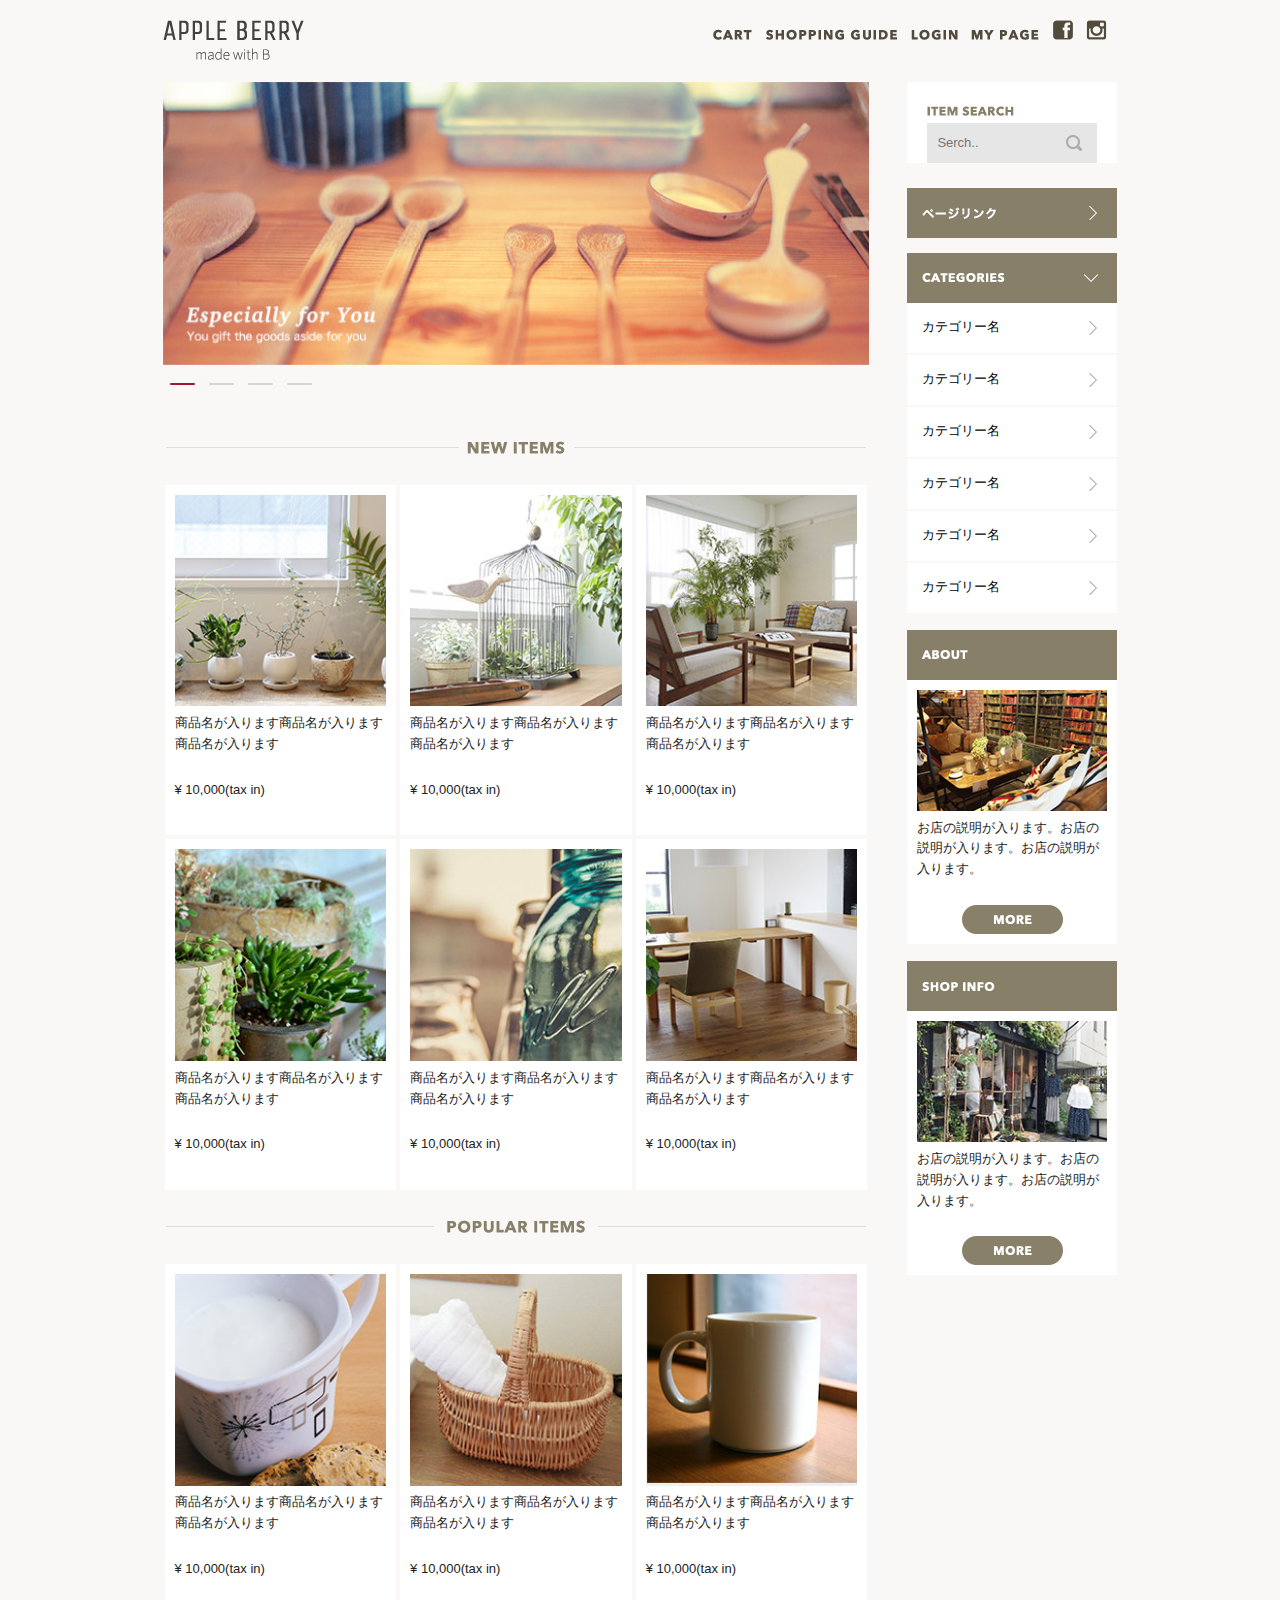
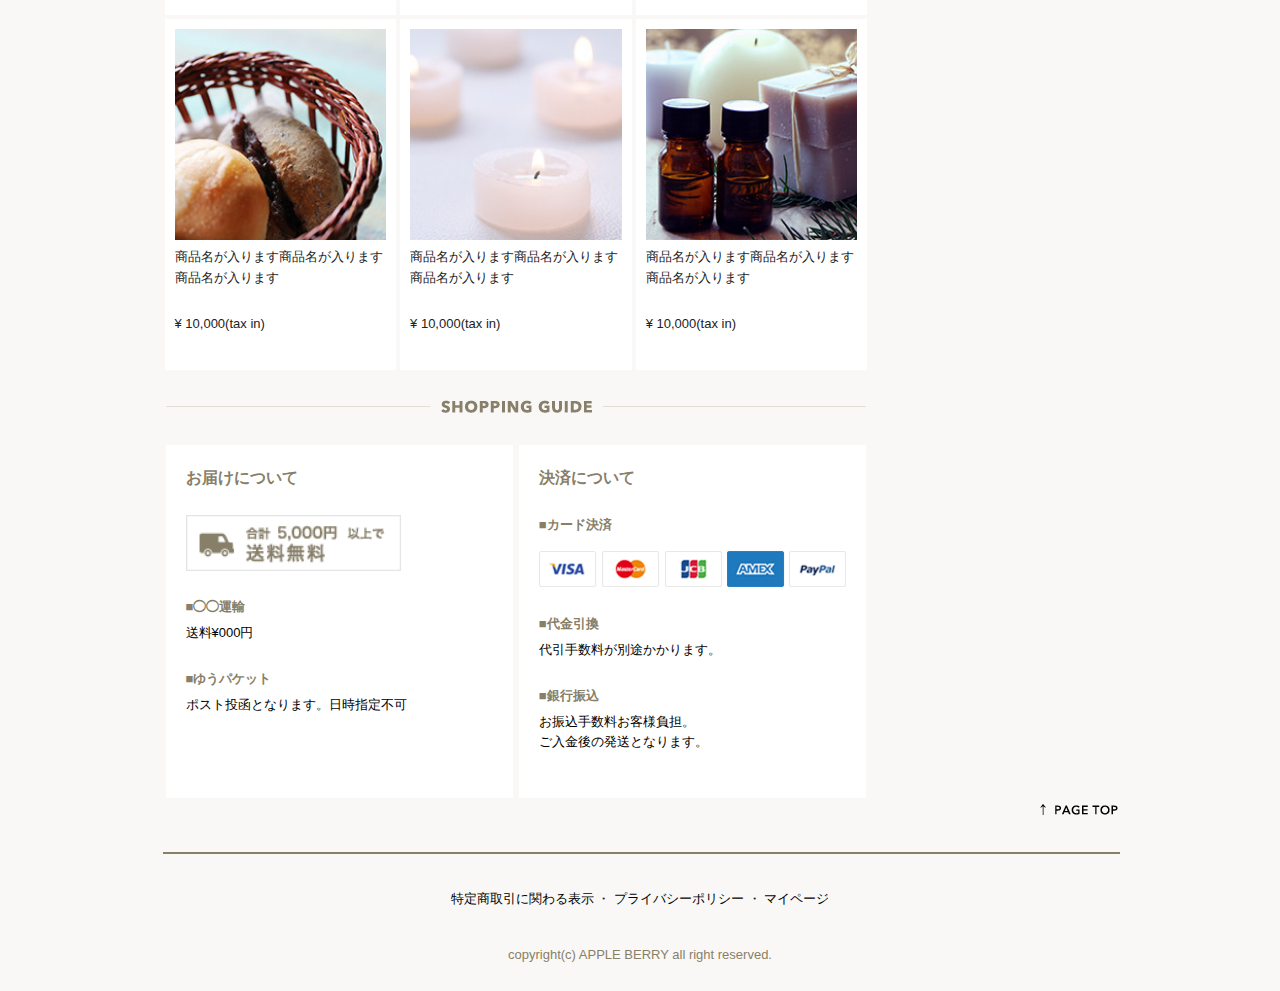
<file: index.html>
<!DOCTYPE html>
<html lang="ja">
<head>

  <!-- Basic Page Needs
  –––––––––––––––––––––––––––––––––––––––––––––––––– -->
  <meta charset="utf-8">
  <title>ショッピングサイト</title>
  <meta name="description" content="">
  <meta name="author" content="">

  <!-- Mobile Specific Metas
  –––––––––––––––––––––––––––––––––––––––––––––––––– -->
  <meta name="viewport" content="width=device-width, initial-scale=1">


  <!-- CSS
  –––––––––––––––––––––––––––––––––––––––––––––––––– -->
  <link rel="stylesheet" href="css/normalize.css">
  <link rel="stylesheet" href="css/skeleton.css">
  <link rel="stylesheet" href="css/style.css">
  
  <!-- Owl Carousel CSS -->
  <link rel="stylesheet" href="owlcarousel/assets/owl.carousel.min.css">
  <link rel="stylesheet" href="owlcarousel/assets/owl.theme.default.min.css">
  
  <!-- jQuery -->
  <script type="text/javascript" src="https://ajax.googleapis.com/ajax/libs/jquery/1.10.2/jquery.min.js"></script>
  
  <!-- Owl Carousel JS -->
  <script src="owlcarousel/owl.carousel.min.js"></script>
  
  <!-- Owl Carouselを動作させるために追加 -->
  <script src="top-carousel.js"></script>
  
  <!-- ハンバーガーメニュー　-->
  <script src="menu.js"></script>
  
</head>



<body>

<div class="wrap">
  
<header>

  
  <div class="six columns logo">
    <a href="index.html"><img src="./image/top/logo.png" alt="logo.png"></a>
  </div>

  <div class="six columns header-menu">
    
    <ul>
      <li><a href="#"><img src="./image/top/menu_cart.png" alt="img"></a></li>
      <li><a href="#"><img src="./image/top/menu_guide.png" alt="img"></a></li>
      <li><a href="#"><img src="./image/top/menu_login.png" alt="img"></a></li>
      <li><a href="#"><img src="./image/top/menu_mypage.png" alt="img"></a></li>
      <li><a href="#"><img src="./image/top/facebook.png" alt="img"></a></li>
      <li><a href="#"><img src="./image/top/insta.png" alt="img"></a></li>
    </ul>
    
  </div>

<div class="twelve columns sp-header-menu">
    
    <a href="#"><img src="./image/top/facebook.png" alt="img"></a>
     
    <a href="#"><img src="./image/top/insta.png" alt="img"></a>
    
    <div id="menu"><img class="menu_sp_img" src="./image/top_sp/menu_icon.png" alt="img">

        <ul class="sp_menu_toggle">
          <li><a href="">ログイン</a></li>
          <li><a href="">カート</a></li>
          <li><a href="">マイページ</a></li>
          <li><a href="">ショッピングガイド</a></li>
        </ul>

    </div>
</div>
    

</header>

    
<div class="main-area">

  <div class="nine columns main-contents">


         <div class="owl-carousel owl-theme">
           
            <div><img src="./image/top/ca_banner.jpg" alt="img"></div>
            <div><img src="./image/top/ca_banner.jpg" alt="img"></div>
            <div><img src="./image/top/ca_banner.jpg" alt="img"></div>
            <div><img src="./image/top/ca_banner.jpg" alt="img"></div>
            
        </div>

     
      
      <div class="contents-title new-items">
      
      
      </div>

      <div class="item-area">
        

          <div class="item">
            <div class="item-image">
              <a href="#"><img src="./image/top/item_01.jpg" alt="img"></a>
            </div>
            <p>商品名が入ります商品名が入ります商品名が入ります</p>
            <p>¥ 10,000(tax in)</p>
          </div>
          
          <div class="item">
            <div class="item-image">
              <a href="#"><img src="./image/top/item_02.jpg" alt="img"></a>
            </div>
            <p>商品名が入ります商品名が入ります商品名が入ります</p>
            <p>¥ 10,000(tax in)</p>
          </div>
          
          <div class="item">
            <div class="item-image">
              <a href="#"><img src="./image/top/item_03.jpg" alt="img"></a>
                          </div>
            <p>商品名が入ります商品名が入ります商品名が入ります</p>
            <p>¥ 10,000(tax in)</p>
          </div>
          
          <div class="item">
            <div class="item-image">
              <a href="#"><img src="./image/top/item_04.jpg" alt="img"></a>
            </div>
            <p>商品名が入ります商品名が入ります商品名が入ります</p>
            <p>¥ 10,000(tax in)</p>
            </div>
            
          <div class="item">
            <div class="item-image">
              <a href="#"><img src="./image/top/item_05.jpg" alt="img"></a>
            </div>
            <p>商品名が入ります商品名が入ります商品名が入ります</p>
            <p>¥ 10,000(tax in)</p>
          </div>
          
          <div class="item">
            <div class="item-image">
              <a href="#"><img src="./image/top/item_06.jpg" alt="img"></a>
            </div>
            <p>商品名が入ります商品名が入ります商品名が入ります</p>
            <p>¥ 10,000(tax in)</p>
          </div>


      </div>

      <div class="contents-title popular-items">
      
      
      </div>
      
      <div class="item-area">
        
 
          <div class="item">
            <div class="item-image">
              <a href="#"><img src="./image/top/item_07.jpg" alt="img"></a>
            </div>
            <p>商品名が入ります商品名が入ります商品名が入ります</p>
            <p>¥ 10,000(tax in)</p>
          </div>
          
          <div class="item">
            <div class="item-image">
              <a href="#"><img src="./image/top/item_08.jpg" alt="img"></a>
            </div>
            <p>商品名が入ります商品名が入ります商品名が入ります</p>
            <p>¥ 10,000(tax in)</p>
          </div>
          
          <div class="item">
            <div class="item-image">
              <a href="#"><img src="./image/top/item_09.jpg" alt="img"></a>
            </div>
            <p>商品名が入ります商品名が入ります商品名が入ります</p>
            <p>¥ 10,000(tax in)</p>
          </div>
          
          <div class="item">
            <div class="item-image">
              <a href="#"><img src="./image/top/item_10.jpg" alt="img"></a>
            </div>
            <p>商品名が入ります商品名が入ります商品名が入ります</p>
            <p>¥ 10,000(tax in)</p>
            </div>
            
          <div class="item">
            <div class="item-image">
              <a href="#"><img src="./image/top/item_11.jpg" alt="img"></a>
              
            </div>
            <p>商品名が入ります商品名が入ります商品名が入ります</p>
            <p>¥ 10,000(tax in)</p>
          </div>
          
          <div class="item">
            <div class="item-image">
              <a href="#"><img src="./image/top/item_12.jpg" alt="img"></a>
              
            </div>
            <p>商品名が入ります商品名が入ります商品名が入ります</p>
            <p>¥ 10,000(tax in)</p>
          </div>


      </div>

      <div class="contents-title shopping-guide">
      
      </div>
      
      <div class="guide-area">

          <div class="guide postage">
            <p class="bold subcolor hedding">お届けについて</p>
            <img class="otodoke" src="./image/top/otodoke_banner.png" alt="">
            <p class="bold subcolor l-height">■◯◯運輸</p>
            <p>送料¥000円</p>
            <p class="bold subcolor l-height">■ゆうパケット</p>
            <p>ポスト投函となります。日時指定不可</p>
            
          </div>
          
          <div class="guide settlement">
            <p class="bold subcolor hedding">決済について</p>
            <p class="bold subcolor">■カード決済</p>
            <img class="cards" src="./image/top/cards.png" alt="img">
            <p class="bold subcolor l-height">■代金引換</p>
            <p>代引手数料が別途かかります。</p>
            <p class="bold subcolor l-height">■銀行振込</p>
            <p>お振込手数料お客様負担。<br>ご入金後の発送となります。</p>
            
            
          </div>
          


      </div>


</div>
    
    
<div class="three columns side-bar">
  
    <div class="search-box">
      
     <div>
      <img class="search-img" src="./image/top/itemserch.png" alt="img">
     </div>  
    
      <form id="form02" action="#">
        <input id="input02" type="text" placeholder="Serch..">
        <!--/input間で改行したい場合はコメントアウト必須/-->
        
      </form>

    </div>

    <div class="page-link">
      <img src="./image/top/pagelink.png" alt="img">
      </div>

<div class="categories">
    <div class="categorie-title"><img src="./image/top/categories.png" alt="img"></div>
    <div class="categorie-name"><a href="list.html">カテゴリー名</a></div>
    <div class="categorie-name"><a href="list.html">カテゴリー名</a></div>
    <div class="categorie-name"><a href="list.html">カテゴリー名</a></div>
    <div class="categorie-name"><a href="list.html">カテゴリー名</a></div>
    <div class="categorie-name"><a href="list.html">カテゴリー名</a></div>
    <div class="categorie-name"><a href="list.html">カテゴリー名</a></div>
    
    
</div>

<div class="about">
    <div class="about-title">
      <img src="./image/top/about.png" alt="img">
      </div>
     
      <div class="about-info">
      
        <div class="about-img">
          <img src="./image/top/about_img.jpg" alt="img">
          </div>
      
        <div>
          <p>お店の説明が入ります。お店の説明が入ります。お店の説明が入ります。</p>
          <div class="more-btn">
            <img src="./image/top/more_btn.png" alt="img">
          </div>
        </div>
      
      </div>
    </div>

<div class="shopinfo">
    <div class="shopinfo-title">
      
      <img src="./image/top/shop_info.png" alt="img">  
      
    </div>
     
      <div class="shopinfo-info">
      
        <div class="shopinfo-img">
          <img src="./image/top/shopinfo_img.jpg" alt="img">
          </div>
      
        <div>
          <p>お店の説明が入ります。お店の説明が入ります。お店の説明が入ります。</p>
              <div class="more-btn">
                <img src="./image/top/more_btn.png" alt="img">
              </div>
        </div>
      
      </div>
    </div>

</div>

</div>

<footer>

<div class="twelve columns footer-in">
  
<a href="#"><img class="pagetop" src="./image/top/pagetop.png" alt="img"></a>
  
<div class="footer-hr">
  
  <hr>
  
</div>

  <ul>
    <li><a href="#" class="none">特定商取引に関わる表示</a></li>
    <li>・</li>
    <li><a href="#" class="none">プライバシーポリシー</a></li>
    <li>・</li>
    <li><a href="#" class="none">マイページ</a></li>
    
  </ul>

<p>copyright(c) APPLE BERRY all right reserved.</p>

</div>
  
</footer>

</div>

</body>
</html>
</file>
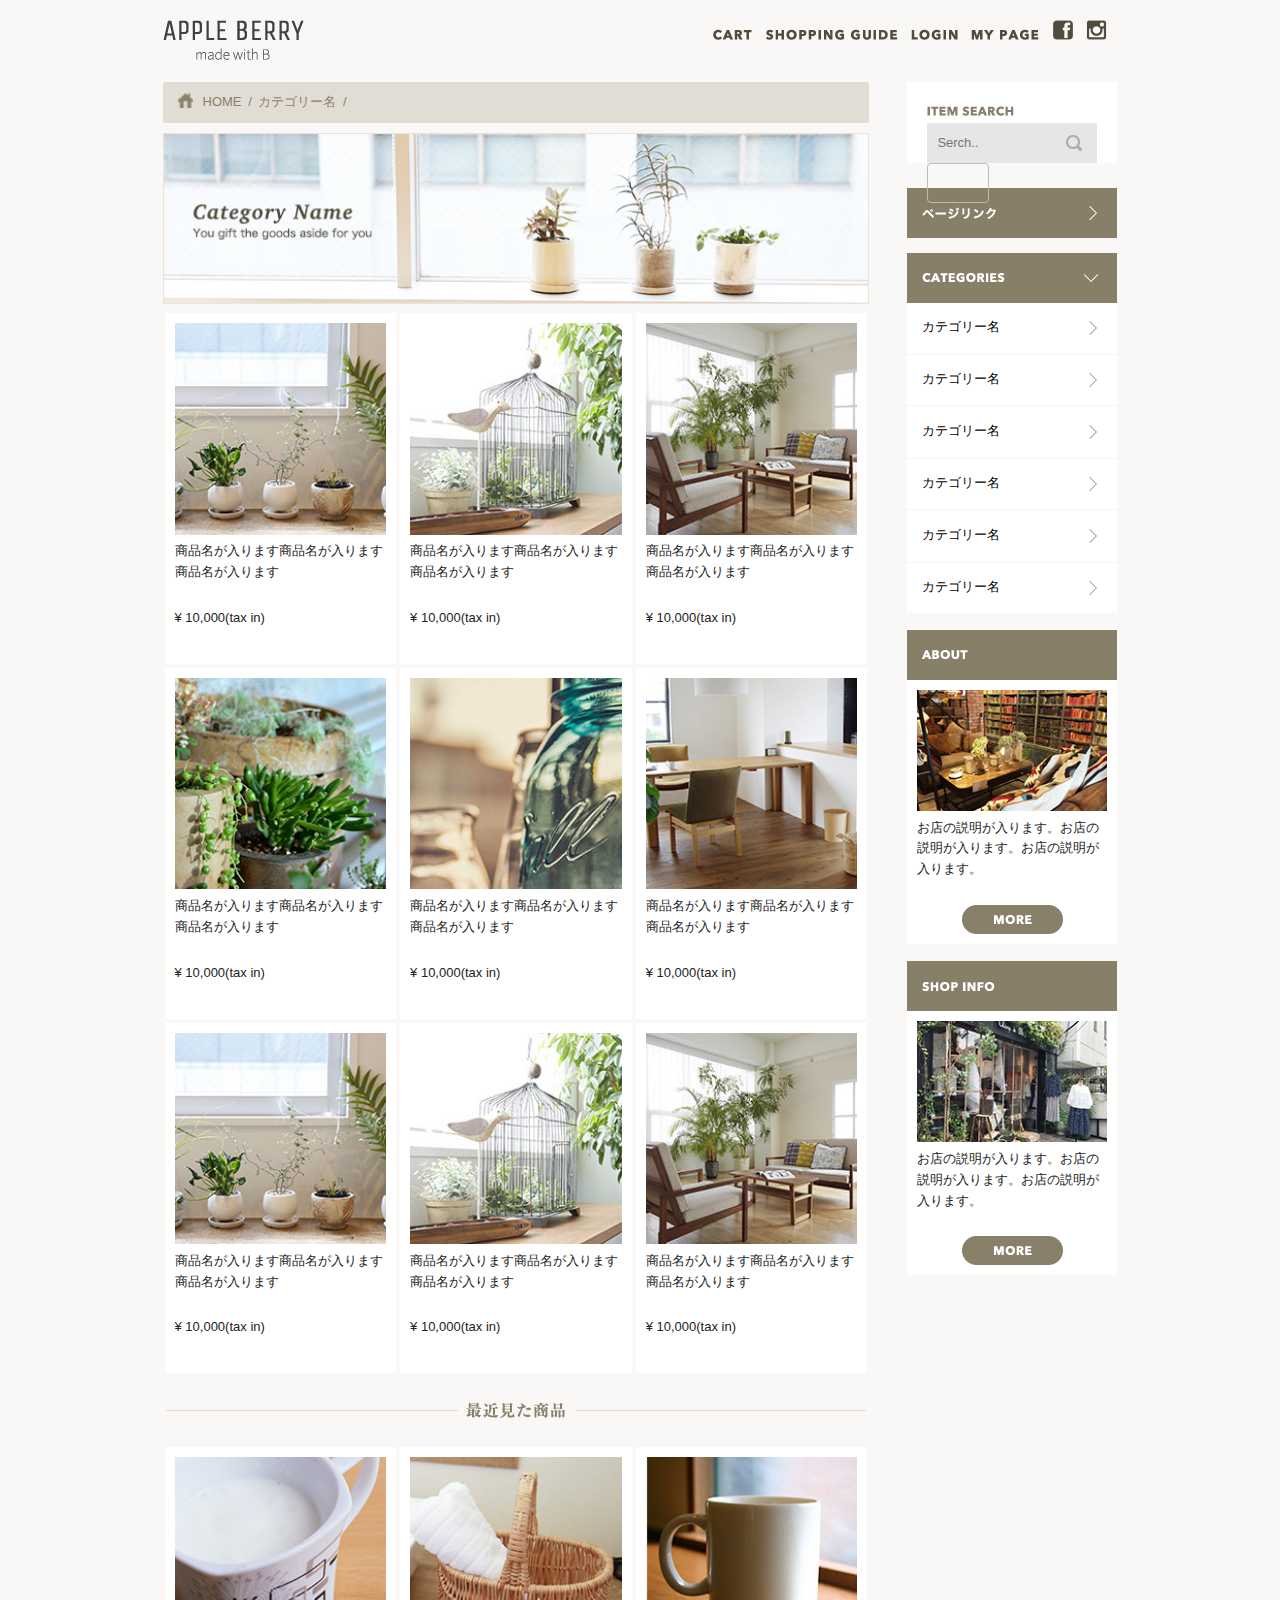
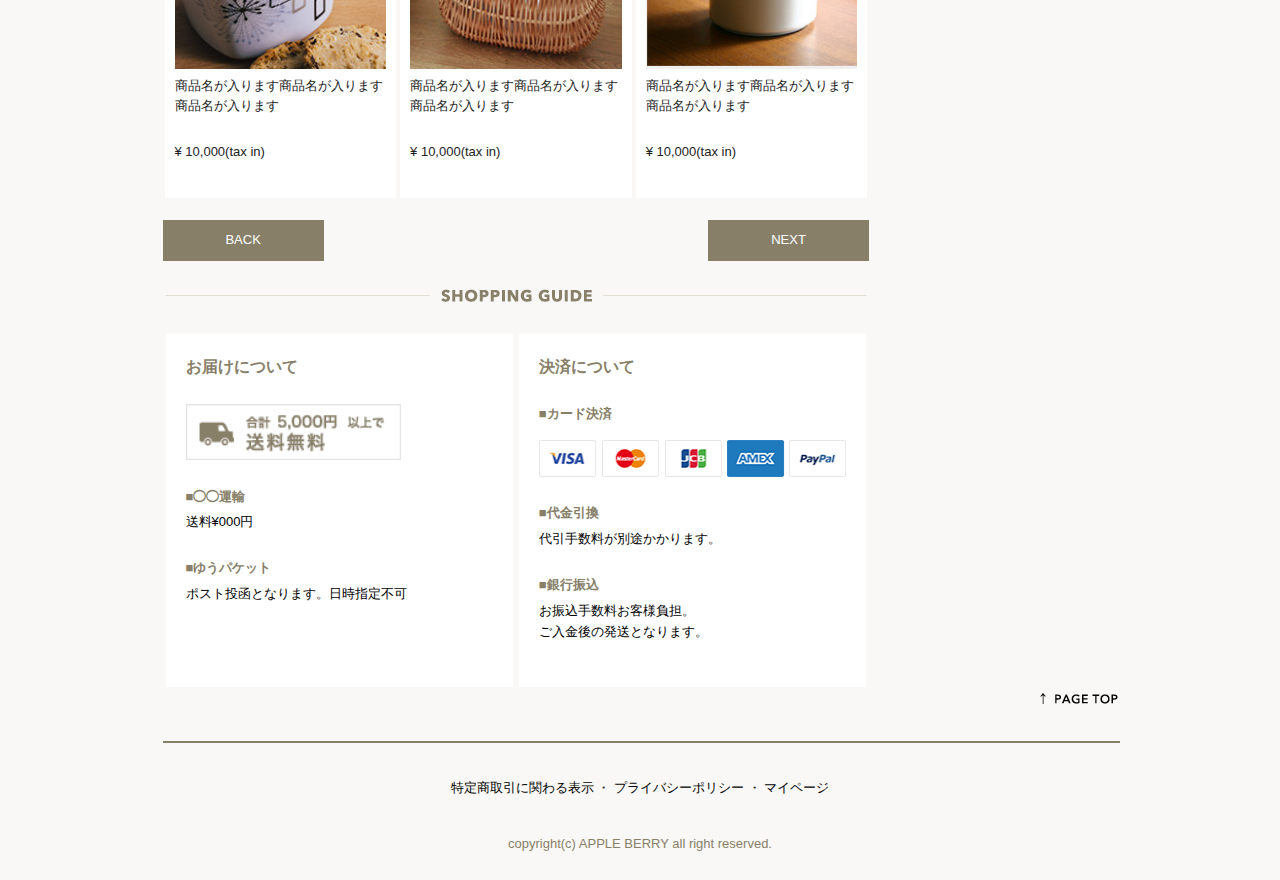
<file: list.html>
<!DOCTYPE html>
<html lang="ja">
<head>

  <!-- Basic Page Needs
  –––––––––––––––––––––––––––––––––––––––––––––––––– -->
  <meta charset="utf-8">
  <title>カテゴリー ｜ ショッピングサイト</title>
  <meta name="description" content="">
  <meta name="author" content="">

  <!-- Mobile Specific Metas
  –––––––––––––––––––––––––––––––––––––––––––––––––– -->
  <meta name="viewport" content="width=device-width, initial-scale=1">


  <!-- CSS
  –––––––––––––––––––––––––––––––––––––––––––––––––– -->
  <link rel="stylesheet" href="css/normalize.css">
  <link rel="stylesheet" href="css/skeleton.css">
  <link rel="stylesheet" href="css/style.css">
  
  <!-- Owl Carousel CSS -->
  <link rel="stylesheet" href="owlcarousel/assets/owl.carousel.min.css">
  <link rel="stylesheet" href="owlcarousel/assets/owl.theme.default.min.css">
  
  <!-- jQuery -->
  <script type="text/javascript" src="https://ajax.googleapis.com/ajax/libs/jquery/1.10.2/jquery.min.js"></script>
  
  <!-- Owl Carousel JS -->
  <script src="owlcarousel/owl.carousel.min.js"></script>
  
  <!-- Owl Carouselを動作させるために追加 -->
  <script src="top-carousel.js"></script>
  
  <!-- ハンバーガーメニュー　-->
  <script src="menu.js"></script>
  
</head>



<body>

<div class="wrap">
  
<header>

  
  <div class="six columns logo">
    <a href="index.html"><img src="./image/top/logo.png" alt="logo.png"></a>
  </div>

  <div class="six columns header-menu">
    
    <ul>
      <li><a href="#"><img src="./image/top/menu_cart.png" alt="img"></a></li>
      <li><a href="#"><img src="./image/top/menu_guide.png" alt="img"></a></li>
      <li><a href="#"><img src="./image/top/menu_login.png" alt="img"></a></li>
      <li><a href="#"><img src="./image/top/menu_mypage.png" alt="img"></a></li>
      <li><a href="#"><img src="./image/top/facebook.png" alt="img"></a></li>
      <li><a href="#"><img src="./image/top/insta.png" alt="img"></a></li>
    </ul>
    
  </div>

<div class="twelve columns sp-header-menu">
    
    <a href="#"><img src="./image/top/facebook.png" alt="img"></a>
     
    <a href="#"><img src="./image/top/insta.png" alt="img"></a>
    
    <div id="menu"><img class="menu_sp_img" src="./image/top_sp/menu_icon.png" alt="img">

        <ul class="sp_menu_toggle">
          <li><a href="">ログイン</a></li>
          <li><a href="">カート</a></li>
          <li><a href="">マイページ</a></li>
          <li><a href="">ショッピングガイド</a></li>
        </ul>

    </div>

</div>    

</header>


    
<div class="main-area">

  <div class="nine columns main-contents">

    <div class="breadcrumb-area">

      <ul class="breadcrumb">
  
        <li itemscope="itemscope" itemtype="http://data-vocabulary.org/Breadcrumb">
          <a href="index.html" itemprop="url">
            <span itemprop="title">HOME</span>
          </a>
        </li>
  
        <li itemscope="itemscope" itemtype="http://data-vocabulary.org/Breadcrumb">
          <a href="list.html" itemprop="url">
            <span itemprop="title">カテゴリー名</span>
          </a>
        </li>

      </ul>
    
    </div>


    <div class="categorie-name">     
            
            <img class="categorie-name-img" src="./image/list/cate_image.jpg" alt="img">
            
    </div>     
       

     
      
      

      <div class="item-area">
        
           
          <div class="item">
            <div class="item-image">
              <a href="products.html"><img src="./image/top/item_01.jpg" alt="img"></a>
            </div>
            <p>商品名が入ります商品名が入ります商品名が入ります</p>
            <p>¥ 10,000(tax in)</p>
          </div>
          
          <div class="item">
            <div class="item-image">
              <a href="products.html"><img src="./image/top/item_02.jpg" alt="img"></a>
            </div>
            <p>商品名が入ります商品名が入ります商品名が入ります</p>
            <p>¥ 10,000(tax in)</p>
          </div>
          
          <div class="item">
            <div class="item-image">
              <a href="products.html"><img src="./image/top/item_03.jpg" alt="img"></a>
                          </div>
            <p>商品名が入ります商品名が入ります商品名が入ります</p>
            <p>¥ 10,000(tax in)</p>
          </div>
          
          <div class="item">
            <div class="item-image">
              <a href="products.html"><img src="./image/top/item_04.jpg" alt="img"></a>
            </div>
            <p>商品名が入ります商品名が入ります商品名が入ります</p>
            <p>¥ 10,000(tax in)</p>
            </div>
            
          <div class="item">
            <div class="item-image">
              <a href="products.html"><img src="./image/top/item_05.jpg" alt="img"></a>
            </div>
            <p>商品名が入ります商品名が入ります商品名が入ります</p>
            <p>¥ 10,000(tax in)</p>
          </div>
          
          <div class="item">
            <div class="item-image">
              <a href="products.html"><img src="./image/top/item_06.jpg" alt="img"></a>
            </div>
            <p>商品名が入ります商品名が入ります商品名が入ります</p>
            <p>¥ 10,000(tax in)</p>
          </div>
          
          <div class="item">
            <div class="item-image">
              <a href="products.html"><img src="./image/top/item_01.jpg" alt="img"></a>
            </div>
            <p>商品名が入ります商品名が入ります商品名が入ります</p>
            <p>¥ 10,000(tax in)</p>
          </div>
          
          <div class="item">
            <div class="item-image">
              <a href="products.html"><img src="./image/top/item_02.jpg" alt="img"></a>
            </div>
            <p>商品名が入ります商品名が入ります商品名が入ります</p>
            <p>¥ 10,000(tax in)</p>
          </div>
          
          <div class="item">
            <div class="item-image">
              <a href="products.html"><img src="./image/top/item_03.jpg" alt="img"></a>
             </div>
            <p>商品名が入ります商品名が入ります商品名が入ります</p>
            <p>¥ 10,000(tax in)</p>
          </div>
          
          <div class="pc-none">
            
          </div>


      </div>

      <div class="contents-title recent">
      
      
      </div>
      
      <div class="item-area">
          
          
           <div class="item">
            <div class="item-image">
              <a href="#"><img src="./image/top/item_07.jpg" alt="img"></a>
            </div>
            <p>商品名が入ります商品名が入ります商品名が入ります</p>
            <p>¥ 10,000(tax in)</p>
          </div>
          
           <div class="item">
            <div class="item-image">
              <a href="#"><img src="./image/top/item_08.jpg" alt="img"></a>
            </div>
            <p>商品名が入ります商品名が入ります商品名が入ります</p>
            <p>¥ 10,000(tax in)</p>
          </div>
          
           <div class="item">
            <div class="item-image">
              <a href="#"><img src="./image/top/item_09.jpg" alt="img"></a>
            </div>
            <p>商品名が入ります商品名が入ります商品名が入ります</p>
            <p>¥ 10,000(tax in)</p>
          </div>
          
          <div class="pc-none">
            
          </div>

      </div>
      
      <div class="pagefeed">
        
        <div class="back-btn"><a href="#">BACK</a></div>
        
        <div class="next-btn"><a href="#">NEXT</a></div>
      
      </div>
      

      <div class="contents-title shopping-guide">
      
      </div>
      
      <div class="guide-area">

          <div class="guide postage">
            <p class="bold subcolor hedding">お届けについて</p>
            <img class="otodoke" src="./image/top/otodoke_banner.png" alt="img">
            <p class="bold subcolor l-height">■◯◯運輸</p>
            <p>送料¥000円</p>
            <p class="bold subcolor l-height">■ゆうパケット</p>
            <p>ポスト投函となります。日時指定不可</p>
            
          </div>
          
          <div class="guide settlement">
            <p class="bold subcolor hedding">決済について</p>
            <p class="bold subcolor">■カード決済</p>
            <img class="cards" src="./image/top/cards.png" alt="img">
            <p class="bold subcolor l-height">■代金引換</p>
            <p>代引手数料が別途かかります。</p>
            <p class="bold subcolor l-height">■銀行振込</p>
            <p>お振込手数料お客様負担。<br>ご入金後の発送となります。</p>
            
            
            
          </div>
          


      </div>


</div>
    
    
<div class="three columns side-bar">
  
    <div class="search-box">
      
      <img class="search-img" src="./image/top/itemserch.png" alt="img">
      
      <form id="form02" action="#">
        <input id="input02" type="text" placeholder="Serch..">
        <!--/input間で改行したい場合はコメントアウト必須/-->
        <input id="submit02" type="submit" value="">
      </form>

    </div>

    <div class="page-link">
      <img src="./image/top/pagelink.png" alt="img">
    </div>

<div class="categories">
    <div class="categorie-title"><img src="./image/top/categories.png" alt="img"></div>
    <div class="categorie-name"><a href="list.html">カテゴリー名</a></div>
    <div class="categorie-name"><a href="list.html">カテゴリー名</a></div>
    <div class="categorie-name"><a href="list.html">カテゴリー名</a></div>
    <div class="categorie-name"><a href="list.html">カテゴリー名</a></div>
    <div class="categorie-name"><a href="list.html">カテゴリー名</a></div>
    <div class="categorie-name"><a href="list.html">カテゴリー名</a></div>
    
    
</div>

<div class="about">
    <div class="about-title">
      
      <img src="./image/top/about.png" alt="img">
      
      </div>
     
      <div class="about-info">
      
        <div class="about-img">
          <img src="./image/top/about_img.jpg" alt="img">
          </div>
      
        <div>
          <p>お店の説明が入ります。お店の説明が入ります。お店の説明が入ります。</p>
          <div class="more-btn">
            <img src="./image/top/more_btn.png" alt="img">
          </div>
        </div>
      
      </div>
    </div>

<div class="shopinfo">
    <div class="shopinfo-title">
      
      <img src="./image/top/shop_info.png" alt="img">  
      
    </div>
     
      <div class="shopinfo-info">
      
        <div class="shopinfo-img">
          <img src="./image/top/shopinfo_img.jpg" alt="img">
          </div>
      
        <div>
          <p>お店の説明が入ります。お店の説明が入ります。お店の説明が入ります。</p>
              <div class="more-btn">
                <img src="./image/top/more_btn.png" alt="img">
              </div>
        </div>
      
      </div>
    </div>

</div>

</div>

<footer>

  <div class="twelve columns footer-in">
  
    <a href="#"><img class="pagetop" src="./image/top/pagetop.png" alt="img"></a>
  
    <div class="footer-hr">
     <hr>
    </div>

    <ul>
      <li><a href="#" class="none">特定商取引に関わる表示</a></li>
      <li>・</li>
      <li><a href="#" class="none">プライバシーポリシー</a></li>
      <li>・</li>
      <li><a href="#" class="none">マイページ</a></li>
    </ul>

    <p>copyright(c) APPLE BERRY all right reserved.</p>

  </div>
  
</footer>

</div>

</body>
</html>
</file>
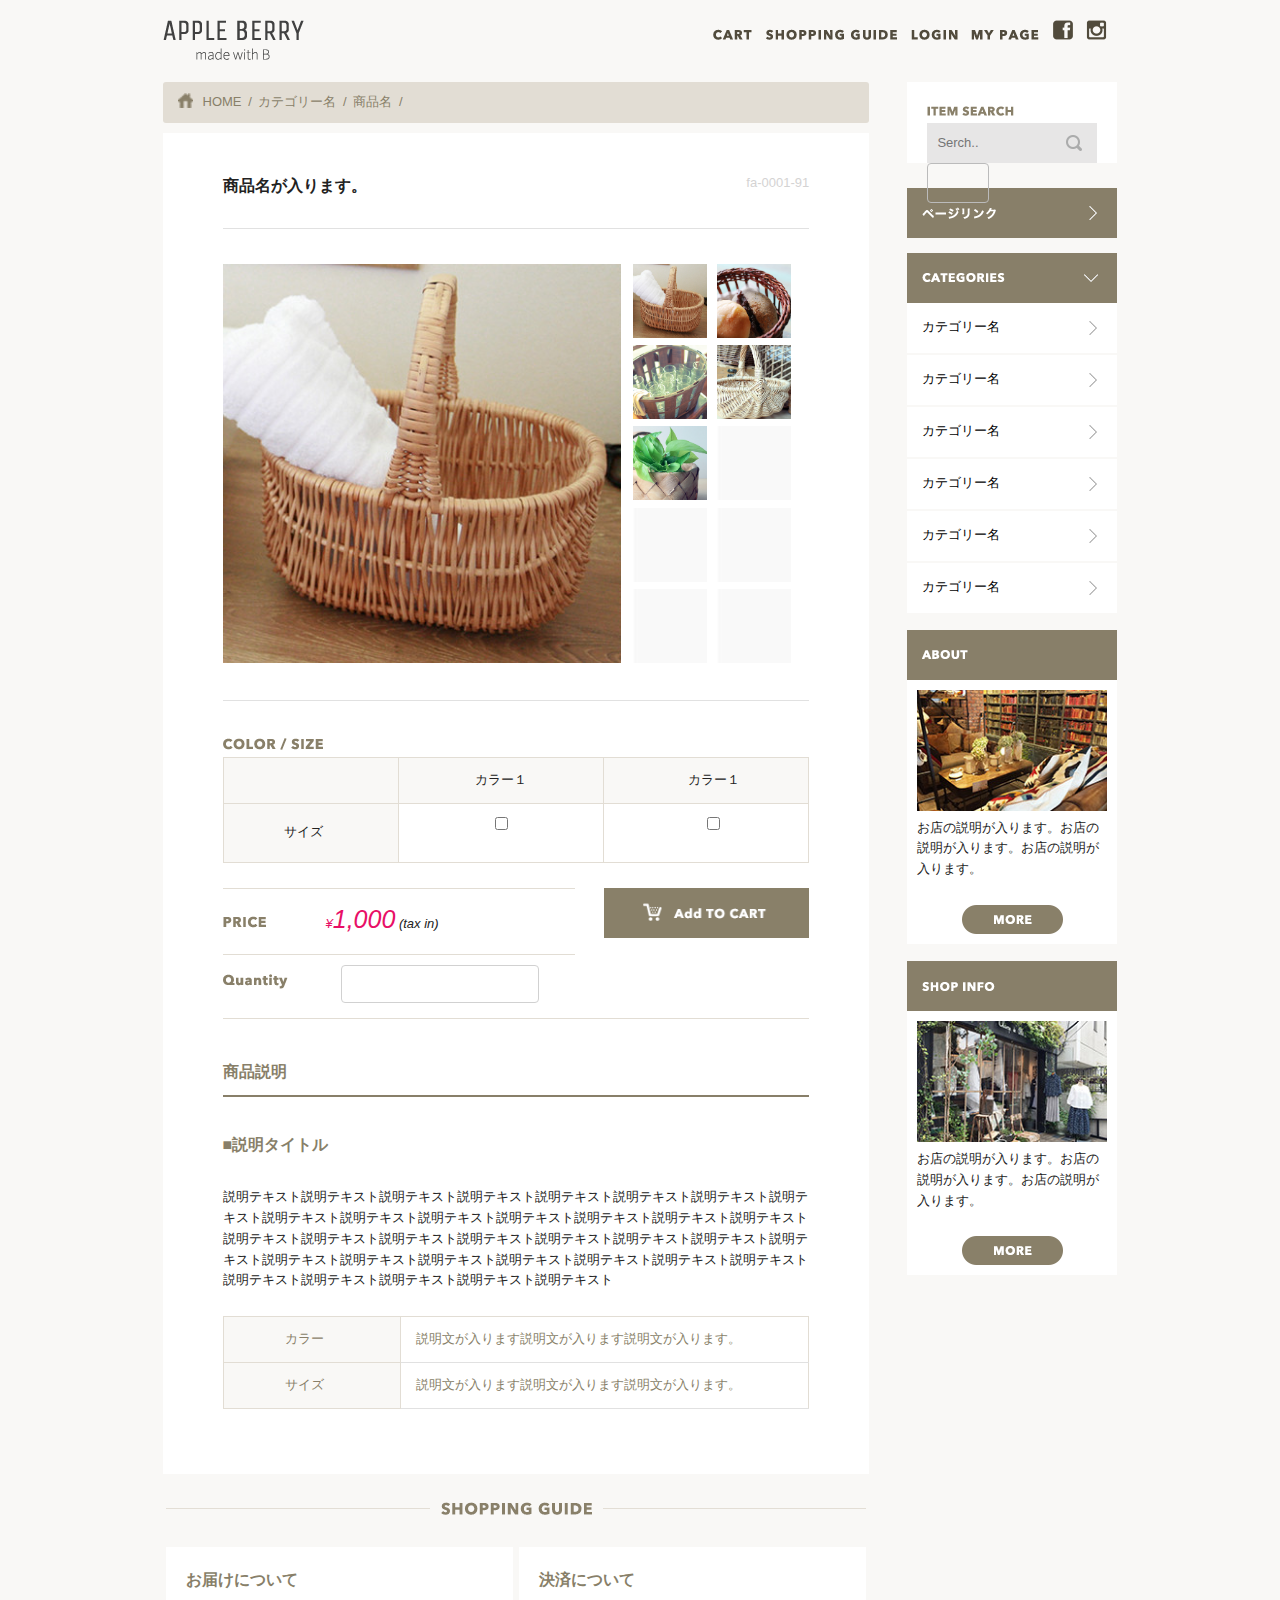
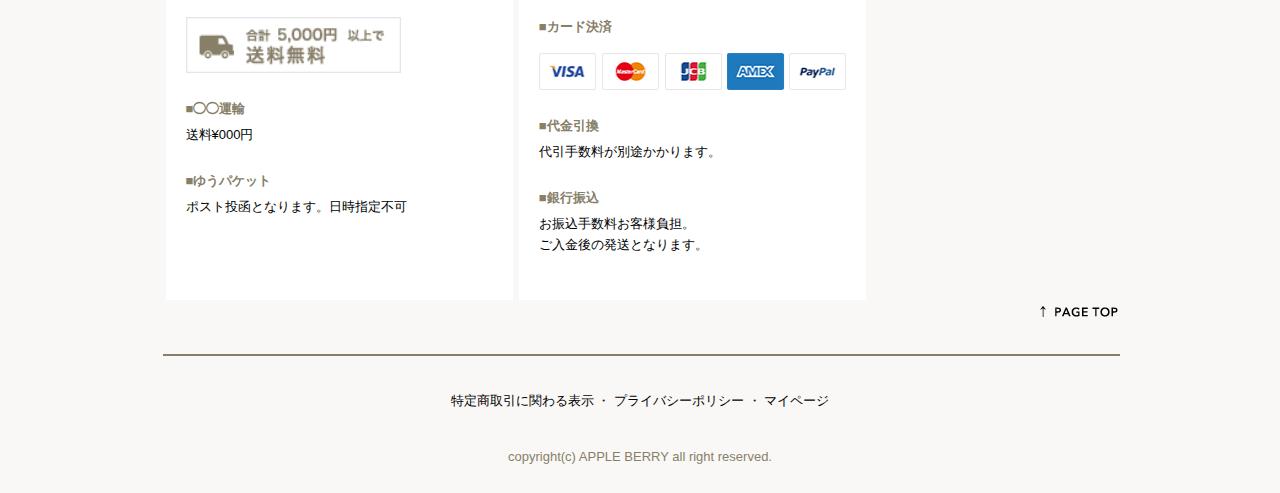
<file: products.html>
<!DOCTYPE html>
<html lang="ja">
<head>

  <!-- Basic Page Needs
  –––––––––––––––––––––––––––––––––––––––––––––––––– -->
  <meta charset="utf-8">
  <title>プロダクト ｜ ショッピングサイト</title>
  <meta name="description" content="">
  <meta name="author" content="">

  <!-- Mobile Specific Metas
  –––––––––––––––––––––––––––––––––––––––––––––––––– -->
  <meta name="viewport" content="width=device-width, initial-scale=1">


  <!-- CSS
  –––––––––––––––––––––––––––––––––––––––––––––––––– -->
  <link rel="stylesheet" href="css/normalize.css">
  <link rel="stylesheet" href="css/skeleton.css">
  <link rel="stylesheet" href="css/style.css">
  
  <!-- Owl Carousel CSS -->
  <link rel="stylesheet" href="owlcarousel/assets/owl.carousel.min.css">
  <link rel="stylesheet" href="owlcarousel/assets/owl.theme.default.min.css">
  
  <!-- jQuery -->
  <script type="text/javascript" src="https://ajax.googleapis.com/ajax/libs/jquery/1.10.2/jquery.min.js"></script>
  
  <!-- Owl Carousel JS -->
  <script src="owlcarousel/owl.carousel.min.js"></script>
  
  <!-- Owl Carouselを動作させるために追加 -->
  <script src="top-carousel.js"></script>
  
  <!-- ハンバーガーメニュー　-->
  <script src="menu.js"></script>
  
  <!-- プロダクトサムネイル　-->
  <script src="products.js"></script>
  
</head>



<body>

<div class="wrap">
  
<header>

  
  <div class="six columns logo">
    <a href="index.html"><img src="./image/top/logo.png" alt="logo.png"></a>
  </div>

  <div class="six columns header-menu">
    
    <ul>
      <li><a href="#"><img src="./image/top/menu_cart.png" alt="img"></a></li>
      <li><a href="#"><img src="./image/top/menu_guide.png" alt="img"></a></li>
      <li><a href="#"><img src="./image/top/menu_login.png" alt="img"></a></li>
      <li><a href="#"><img src="./image/top/menu_mypage.png" alt="img"></a></li>
      <li><a href="#"><img src="./image/top/facebook.png" alt="img"></a></li>
      <li><a href="#"><img src="./image/top/insta.png" alt="img"></a></li>
    </ul>
    
  </div>

<div class="twelve columns sp-header-menu">
    
    <a href="#"><img src="./image/top/facebook.png" alt="img"></a>
     
    <a href="#"><img src="./image/top/insta.png" alt="img"></a>
    
    <div id="menu"><img class="menu_sp_img" src="./image/top_sp/menu_icon.png" alt="img">

        <ul class="sp_menu_toggle">
          <li><a href="">ログイン</a></li>
          <li><a href="">カート</a></li>
          <li><a href="">マイページ</a></li>
          <li><a href="">ショッピングガイド</a></li>
        </ul>

    </div>

</div> 

</header>


    
<div class="main-area">

  <div class="nine columns main-contents">

    <div class="breadcrumb-area">

      <ul class="breadcrumb">
  
        <li itemscope="itemscope" itemtype="http://data-vocabulary.org/Breadcrumb">
          <a href="index.html" itemprop="url">
            <span itemprop="title">HOME</span>
          </a>
        </li>
  
        <li itemscope="itemscope" itemtype="http://data-vocabulary.org/Breadcrumb">
          <a href="list.html" itemprop="url">
            <span itemprop="title">カテゴリー名</span>
          </a>
        </li>

        <li itemscope="itemscope" itemtype="http://data-vocabulary.org/Breadcrumb">
          <a href="products.html" itemprop="url">
            <span itemprop="title">商品名</span>
          </a>
        </li>

      </ul>
    
    </div>



<div class="products-main">
    
    <div class="products-title-area">
        
        <div class="products-title bold hedding">商品名が入ります。</div>
        <div class="products-number gray">fa-0001-91</div>
        
    </div>
    
    <hr>
    
    <div class="products-main-contents">
        
        <div class="products-main-area">
        
            <div id="display_img">
                <img src="./image/products/pro_img_01.jpg" alt="img">
            </div>

        </div>
        
        <div class="products-thumbnail-area">
        
            
              <div class="tumbnail-image"><img src="./image/products/pro_img_01.jpg" alt=""></div>
              <div class="tumbnail-image"><img src="./image/products/pro_img_02.jpg" alt=""></div>
              <div class="tumbnail-image"><img src="./image/products/pro_img_03.jpg" alt=""></div>
              <div class="tumbnail-image"><img src="./image/products/pro_img_04.jpg" alt=""></div>
              <div class="tumbnail-image"><img src="./image/products/pro_img_05.jpg" alt=""></div>
              <div class="tumbnail-image"><img src="./image/products/gray_pro_img.jpg" alt=""></div>
              <div class="tumbnail-image"><img src="./image/products/gray_pro_img.jpg" alt=""></div>
              <div class="tumbnail-image"><img src="./image/products/gray_pro_img.jpg" alt=""></div>
              <div class="tumbnail-image"><img src="./image/products/gray_pro_img.jpg" alt=""></div>
              <div class="tumbnail-image"><img src="./image/products/gray_pro_img.jpg" alt=""></div>
              
              
        </div>
        
    </div>
    
    <hr>
    
    <div class="shopping-cart-area">
      
      <div class="color-size-title"><img src="./image/products/title_color.png" alt="img"></div>
      
      <div class="color-size-table">
        
        <table class="table">
              
              <tr>
                  <td class="le c"></td>
                  <td class="c">カラー１</td>
                  <td class="c">カラー１</td>
              </tr>

              <tr>
                  <td class="le c">サイズ</td>
                  <td><label><input type="checkbox"></label></td>
                  <td><label><input type="checkbox"></label></td>
              </tr>
        
        </table>

        
      </div>
      
      <div class="pqa-area">
      
      <div class="pq-area">
      
          <div class="price">
          
              <img src="./image/products/title_price.png" alt="img"><p><span class="span1">¥</span><span class="span2">1,000</span> (tax in)</p>
            
          </div>
          
          <div class="quantity">
          
              <img src="./image/products/title_quantity.png" alt="img">
              
              <form action="#"><input type="text" name="name"></form>
              
          </div>
          
      </div>
          
          
          <div class="add-btn">
          
            <div class="center"><a href="#"><img src="./image/products/add_to_cart.png" alt="img"></a></div>
          
          </div>
      
      </div>
      
      
    </div>
    
    <div class="products-description-area">
      
        <div class="pro-des-title bold subcolor hedding">商品説明</div>
    
        <hr class="pro-des-title-bottom">
        
        <div class="desccription-title bold subcolor hedding">■説明タイトル</div>
        
        <div class="desccription-paragraph">
          
          <p class="text">説明テキスト説明テキスト説明テキスト説明テキスト説明テキスト説明テキスト説明テキスト説明テキスト説明テキスト説明テキスト説明テキスト説明テキスト説明テキスト説明テキスト説明テキスト説明テキスト説明テキスト説明テキスト説明テキスト説明テキスト説明テキスト説明テキスト説明テキスト説明テキスト説明テキスト説明テキスト説明テキスト説明テキスト説明テキスト説明テキスト説明テキスト説明テキスト説明テキスト説明テキスト説明テキスト</p>
          
          </div>
   
   
          <table class="table2">
              
              <tr>
                  <td class="td-left subcolor">カラー</td>
                  <td class="td-right subcolor">説明文が入ります説明文が入ります説明文が入ります。</td>
              </tr>

              <tr>
                  <td class="td-left subcolor">サイズ</td>
                  <td class="td-right subcolor">説明文が入ります説明文が入ります説明文が入ります。</td>
              </tr>

        
        </table>
    </div>
    
</div>

     

      


      
      
      

      <div class="contents-title shopping-guide">
      
      </div>
      
      <div class="guide-area">

          <div class="guide postage">
            <p class="bold subcolor hedding">お届けについて</p>
            <img class="otodoke" src="./image/top/otodoke_banner.png" alt="img">
            <p class="bold subcolor l-height">■◯◯運輸</p>
            <p>送料¥000円</p>
            <p class="bold subcolor l-height">■ゆうパケット</p>
            <p>ポスト投函となります。日時指定不可</p>
            
          </div>
          
          <div class="guide settlement">
            <p class="bold subcolor hedding">決済について</p>
            <p class="bold subcolor">■カード決済</p>
            <img class="cards" src="./image/top/cards.png" alt="img">
            <p class="bold subcolor l-height">■代金引換</p>
            <p>代引手数料が別途かかります。</p>
            <p class="bold subcolor l-height">■銀行振込</p>
            <p>お振込手数料お客様負担。<br>ご入金後の発送となります。</p>
            
            
            
        </div>
          


      </div>


</div>
    
    
<div class="three columns side-bar">
  
    <div class="search-box">
      
      <img class="search-img" src="./image/top/itemserch.png" alt="img">
      
      <form id="form02" action="#">
        <input id="input02" type="text" placeholder="Serch..">
        <!--/input間で改行したい場合はコメントアウト必須/-->
        <input id="submit02" type="submit" value="">
      </form>

    </div>

    <div class="page-link">
    <img src="./image/top/pagelink.png" alt="img">
    </div>

<div class="categories">
    <div class="categorie-title"><img src="./image/top/categories.png" alt="img"></div>
    <div class="categorie-name"><a href="list.html">カテゴリー名</a></div>
    <div class="categorie-name"><a href="list.html">カテゴリー名</a></div>
    <div class="categorie-name"><a href="list.html">カテゴリー名</a></div>
    <div class="categorie-name"><a href="list.html">カテゴリー名</a></div>
    <div class="categorie-name"><a href="list.html">カテゴリー名</a></div>
    <div class="categorie-name"><a href="list.html">カテゴリー名</a></div>
    
    
</div>

<div class="about">
    <div class="about-title">
      
      <img src="./image/top/about.png" alt="img">
      
    </div>
     
      <div class="about-info">
      
        <div class="about-img">
          <img src="./image/top/about_img.jpg" alt="img">
          </div>
      
        <div>
          <p>お店の説明が入ります。お店の説明が入ります。お店の説明が入ります。</p>
          <div class="more-btn">
            <img src="./image/top/more_btn.png" alt="img">
          </div>
        </div>
      
      </div>
    </div>

<div class="shopinfo">
    <div class="shopinfo-title">
    
      <img src="./image/top/shop_info.png" alt="img">  
    
    </div>
     
      <div class="shopinfo-info">
      
        <div class="shopinfo-img">
          <img src="./image/top/shopinfo_img.jpg" alt="img">
          </div>
      
        <div>
          <p>お店の説明が入ります。お店の説明が入ります。お店の説明が入ります。</p>
              <div class="more-btn">
                <img src="./image/top/more_btn.png" alt="img">
              </div>
        </div>
      
      </div>
    </div>

</div>

</div>

<footer>

  <div class="twelve columns footer-in">
  
    <a href="#"><img class="pagetop" src="./image/top/pagetop.png" alt="img"></a>
  
    <div class="footer-hr">
     <hr>
    </div>

    <ul>
      <li><a href="#" class="none">特定商取引に関わる表示</a></li>
      <li>・</li>
      <li><a href="#" class="none">プライバシーポリシー</a></li>
      <li>・</li>
      <li><a href="#" class="none">マイページ</a></li>
    </ul>

    <p>copyright(c) APPLE BERRY all right reserved.</p>

  </div>
  
</footer>

</div>

</body>
</html>
</file>
<file: css/skeleton.css>
/*
* Skeleton V2.0.4
* Copyright 2014, Dave Gamache
* www.getskeleton.com
* Free to use under the MIT license.
* http://www.opensource.org/licenses/mit-license.php
* 12/29/2014
*/


/* Table of contents
––––––––––––––––––––––––––––––––––––––––––––––––––
- Grid
- Base Styles
- Typography
- Links
- Buttons
- Forms
- Lists
- Code
- Tables
- Spacing
- Utilities
- Clearing
- Media Queries
*/


/* Grid
–––––––––––––––––––––––––––––––––––––––––––––––––– */
.container {
  position: relative;
  width: 100%;
  max-width: 960px;
  margin: 0 auto;
  padding: 0 20px;
  box-sizing: border-box; }
.column,
.columns {
  width: 100%;
  float: left;
  box-sizing: border-box; }

/* For devices larger than 400px */
@media (min-width: 400px) {
  .container {
    width: 85%;
    padding: 0; }
}

/* For devices larger than 550px */
@media (min-width: 550px) {
  .container {
    width: 80%; }
  .column,
  .columns {
    margin-left: 4%; }
  .column:first-child,
  .columns:first-child {
    margin-left: 0; }

  .one.column,
  .one.columns                    { width: 4.66666666667%; }
  .two.columns                    { width: 13.3333333333%; }
  .three.columns                  { width: 22%;            }
  .four.columns                   { width: 30.6666666667%; }
  .five.columns                   { width: 39.3333333333%; }
  .six.columns                    { width: 48%;            }
  .seven.columns                  { width: 56.6666666667%; }
  .eight.columns                  { width: 65.3333333333%; }
  .nine.columns                   { width: 74.0%;          }
  .ten.columns                    { width: 82.6666666667%; }
  .eleven.columns                 { width: 91.3333333333%; }
  .twelve.columns                 { width: 100%; margin-left: 0; }

  .one-third.column               { width: 30.6666666667%; }
  .two-thirds.column              { width: 65.3333333333%; }

  .one-half.column                { width: 48%; }

  /* Offsets */
  .offset-by-one.column,
  .offset-by-one.columns          { margin-left: 8.66666666667%; }
  .offset-by-two.column,
  .offset-by-two.columns          { margin-left: 17.3333333333%; }
  .offset-by-three.column,
  .offset-by-three.columns        { margin-left: 26%;            }
  .offset-by-four.column,
  .offset-by-four.columns         { margin-left: 34.6666666667%; }
  .offset-by-five.column,
  .offset-by-five.columns         { margin-left: 43.3333333333%; }
  .offset-by-six.column,
  .offset-by-six.columns          { margin-left: 52%;            }
  .offset-by-seven.column,
  .offset-by-seven.columns        { margin-left: 60.6666666667%; }
  .offset-by-eight.column,
  .offset-by-eight.columns        { margin-left: 69.3333333333%; }
  .offset-by-nine.column,
  .offset-by-nine.columns         { margin-left: 78.0%;          }
  .offset-by-ten.column,
  .offset-by-ten.columns          { margin-left: 86.6666666667%; }
  .offset-by-eleven.column,
  .offset-by-eleven.columns       { margin-left: 95.3333333333%; }

  .offset-by-one-third.column,
  .offset-by-one-third.columns    { margin-left: 34.6666666667%; }
  .offset-by-two-thirds.column,
  .offset-by-two-thirds.columns   { margin-left: 69.3333333333%; }

  .offset-by-one-half.column,
  .offset-by-one-half.columns     { margin-left: 52%; }

}


/* Base Styles
–––––––––––––––––––––––––––––––––––––––––––––––––– */
/* NOTE
html is set to 62.5% so that all the REM measurements throughout Skeleton
are based on 10px sizing. So basically 1.5rem = 15px :) */
html {
  font-size: 62.5%; }
body {
  font-size: 1.5em; /* currently ems cause chrome bug misinterpreting rems on body element */
  line-height: 1.6;
  font-weight: 400;
  font-family: "Raleway", "HelveticaNeue", "Helvetica Neue", Helvetica, Arial, sans-serif;
  color: #222; }


/* Typography
–––––––––––––––––––––––––––––––––––––––––––––––––– */
h1, h2, h3, h4, h5, h6 {
  margin-top: 0;
  margin-bottom: 2rem;
  font-weight: 300; }
h1 { font-size: 4.0rem; line-height: 1.2;  letter-spacing: -.1rem;}
h2 { font-size: 3.6rem; line-height: 1.25; letter-spacing: -.1rem; }
h3 { font-size: 3.0rem; line-height: 1.3;  letter-spacing: -.1rem; }
h4 { font-size: 2.4rem; line-height: 1.35; letter-spacing: -.08rem; }
h5 { font-size: 1.8rem; line-height: 1.5;  letter-spacing: -.05rem; }
h6 { font-size: 1.5rem; line-height: 1.6;  letter-spacing: 0; }

/* Larger than phablet */
@media (min-width: 550px) {
  h1 { font-size: 5.0rem; }
  h2 { font-size: 4.2rem; }
  h3 { font-size: 3.6rem; }
  h4 { font-size: 3.0rem; }
  h5 { font-size: 2.4rem; }
  h6 { font-size: 1.5rem; }
}

p {
  margin-top: 0; }


/* Links
–––––––––––––––––––––––––––––––––––––––––––––––––– */
a {
  color: #1EAEDB; }
a:hover {
  color: #0FA0CE; }


/* Buttons
–––––––––––––––––––––––––––––––––––––––––––––––––– */
.button,
button,
input[type="submit"],
input[type="reset"],
input[type="button"] {
  display: inline-block;
  height: 38px;
  padding: 0 30px;
  color: #555;
  text-align: center;
  font-size: 11px;
  font-weight: 600;
  line-height: 38px;
  letter-spacing: .1rem;
  text-transform: uppercase;
  text-decoration: none;
  white-space: nowrap;
  background-color: transparent;
  border-radius: 4px;
  border: 1px solid #bbb;
  cursor: pointer;
  box-sizing: border-box; }
.button:hover,
button:hover,
input[type="submit"]:hover,
input[type="reset"]:hover,
input[type="button"]:hover,
.button:focus,
button:focus,
input[type="submit"]:focus,
input[type="reset"]:focus,
input[type="button"]:focus {
  color: #333;
  border-color: #888;
  outline: 0; }
.button.button-primary,
button.button-primary,
input[type="submit"].button-primary,
input[type="reset"].button-primary,
input[type="button"].button-primary {
  color: #FFF;
  background-color: #33C3F0;
  border-color: #33C3F0; }
.button.button-primary:hover,
button.button-primary:hover,
input[type="submit"].button-primary:hover,
input[type="reset"].button-primary:hover,
input[type="button"].button-primary:hover,
.button.button-primary:focus,
button.button-primary:focus,
input[type="submit"].button-primary:focus,
input[type="reset"].button-primary:focus,
input[type="button"].button-primary:focus {
  color: #FFF;
  background-color: #1EAEDB;
  border-color: #1EAEDB; }


/* Forms
–––––––––––––––––––––––––––––––––––––––––––––––––– */
input[type="email"],
input[type="number"],
input[type="search"],
input[type="text"],
input[type="tel"],
input[type="url"],
input[type="password"],
textarea,
select {
  height: 38px;
  padding: 6px 10px; /* The 6px vertically centers text on FF, ignored by Webkit */
  background-color: #fff;
  border: 1px solid #D1D1D1;
  border-radius: 4px;
  box-shadow: none;
  box-sizing: border-box; }
/* Removes awkward default styles on some inputs for iOS */
input[type="email"],
input[type="number"],
input[type="search"],
input[type="text"],
input[type="tel"],
input[type="url"],
input[type="password"],
textarea {
  -webkit-appearance: none;
     -moz-appearance: none;
          appearance: none; }
textarea {
  min-height: 65px;
  padding-top: 6px;
  padding-bottom: 6px; }
input[type="email"]:focus,
input[type="number"]:focus,
input[type="search"]:focus,
input[type="text"]:focus,
input[type="tel"]:focus,
input[type="url"]:focus,
input[type="password"]:focus,
textarea:focus,
select:focus {
  border: 1px solid #33C3F0;
  outline: 0; }
label,
legend {
  display: block;
  margin-bottom: .5rem;
  font-weight: 600; }
fieldset {
  padding: 0;
  border-width: 0; }
input[type="checkbox"],
input[type="radio"] {
  display: inline; }
label > .label-body {
  display: inline-block;
  margin-left: .5rem;
  font-weight: normal; }


/* Lists
–––––––––––––––––––––––––––––––––––––––––––––––––– */
ul {
  list-style: circle inside; }
ol {
  list-style: decimal inside; }
ol, ul {
  padding-left: 0;
  margin-top: 0; }
ul ul,
ul ol,
ol ol,
ol ul {
  margin: 1.5rem 0 1.5rem 3rem;
  font-size: 90%; }
li {
  margin-bottom: 1rem; }


/* Code
–––––––––––––––––––––––––––––––––––––––––––––––––– */
code {
  padding: .2rem .5rem;
  margin: 0 .2rem;
  font-size: 90%;
  white-space: nowrap;
  background: #F1F1F1;
  border: 1px solid #E1E1E1;
  border-radius: 4px; }
pre > code {
  display: block;
  padding: 1rem 1.5rem;
  white-space: pre; }


/* Tables
–––––––––––––––––––––––––––––––––––––––––––––––––– */
th,
td {
  padding: 12px 15px;
  text-align: left;
  border-bottom: 1px solid #E1E1E1; }
th:first-child,
td:first-child {
  padding-left: 0; }
th:last-child,
td:last-child {
  padding-right: 0; }


/* Spacing
–––––––––––––––––––––––––––––––––––––––––––––––––– */
button,
.button {
  margin-bottom: 1rem; }
input,
textarea,
select,
fieldset {
  margin-bottom: 1.5rem; }
pre,
blockquote,
dl,
figure,
table,
p,
ul,
ol,
form {
  margin-bottom: 2.5rem; }


/* Utilities
–––––––––––––––––––––––––––––––––––––––––––––––––– */
.u-full-width {
  width: 100%;
  box-sizing: border-box; }
.u-max-full-width {
  max-width: 100%;
  box-sizing: border-box; }
.u-pull-right {
  float: right; }
.u-pull-left {
  float: left; }


/* Misc
–––––––––––––––––––––––––––––––––––––––––––––––––– */
hr {
  margin-top: 3rem;
  margin-bottom: 3.5rem;
  border-width: 0;
  border-top: 1px solid #E1E1E1; }


/* Clearing
–––––––––––––––––––––––––––––––––––––––––––––––––– */

/* Self Clearing Goodness */
.container:after,
.row:after,
.u-cf {
  content: "";
  display: table;
  clear: both; }


/* Media Queries
–––––––––––––––––––––––––––––––––––––––––––––––––– */
/*
Note: The best way to structure the use of media queries is to create the queries
near the relevant code. For example, if you wanted to change the styles for buttons
on small devices, paste the mobile query code up in the buttons section and style it
there.
*/


/* Larger than mobile */
@media (min-width: 400px) {}

/* Larger than phablet (also point when grid becomes active) */
@media (min-width: 550px) {}

/* Larger than tablet */
@media (min-width: 750px) {}

/* Larger than desktop */
@media (min-width: 1000px) {}

/* Larger than Desktop HD */
@media (min-width: 1200px) {}
</file>
<file: css/style.css>
@charset "UTF-8";
html {
  font-size: 62.5%;
  height: 100%; }

html {
  background-color: #f9f8f6; }

.wrap {
  max-width: 955px;
  padding: 20px;
  margin: 0 auto; }

header .header-menu ul {
  text-align: right; }
header .header-menu li {
  list-style: none;
  display: inline-block;
  padding-right: 10px; }
header .sp-header-menu {
  display: none; }
@media (max-width: 550px) {
  header .logo {
    text-align: center;
    padding: 10px 0; }
  header .header-menu {
    display: none; }
  header .sp-header-menu {
    display: inline-block;
    text-align: center; }
    header .sp-header-menu #menu {
      cursor: pointer;
      display: inline; }
    header .sp-header-menu .menu_sp_img {
      width: 20px;
      height: 20px; }
    header .sp-header-menu .sp_menu_toggle {
      display: none; }
      header .sp-header-menu .sp_menu_toggle li {
        display: block; } }

.main-area .breadcrumb {
  background-color: #e2ddd4;
  padding: 10px 40px 10px 40px;
  margin-bottom: 10px;
  border-radius: 3px;
  background-image: url("../image/list/home_icon.png");
  background-repeat: no-repeat;
  background-position: 15px 45%;
  background-size: 15px 15px; }
  @media (max-width: 550px) {
    .main-area .breadcrumb {
      font-size: 11px; } }
  .main-area .breadcrumb li {
    display: inline;
    list-style: none; }
  .main-area .breadcrumb li:after {
    content: '/';
    padding: 0 3px;
    color: #887f69; }
  .main-area .breadcrumb a {
    color: #887f69;
    text-decoration: none; }
.main-area .categorie-name-img {
  width: 100%;
  max-width: 100%;
  height: auto; }
.main-area .contents-title {
  height: 70px;
  background-repeat: no-repeat;
  background-position: center; }
.main-area .new-items {
  background-image: url("../image/top/title_newitems.png"); }
.main-area .popular-items {
  background-image: url("../image/top/title_popular.png"); }
.main-area .shopping-guide {
  background-image: url("../image/top/title_guide.png"); }
.main-area .recent {
  background-image: url("../image/list/recent_pro_pc.png"); }
.main-area .item-area {
  display: flex;
  flex-flow: row wrap;
  justify-content: space-between; }
  .main-area .item-area .item {
    flex: 1 0 25%;
    margin: 2px;
    padding: 10px;
    background-color: #ffffff; }
    .main-area .item-area .item img {
      width: 100%; }
  @media (max-width: 550px) {
    .main-area .item-area {
      display: flex;
      flex-flow: row wrap;
      justify-content: space-between; }
      .main-area .item-area .item {
        flex: 1 0 40%;
        margin: 2px;
        background-color: #ffffff; }
        .main-area .item-area .item img {
          width: 100%; }
      .main-area .item-area .pc-none {
        flex: 1 0 46%;
        margin: 2px;
        background-color: #f9f8f6; } }
.main-area .items-2-area {
  display: flex;
  flex-flow: row wrap;
  justify-content: space-between; }
  .main-area .items-2-area .item {
    flex: 1 0 25%;
    margin: 2px;
    padding: 10px;
    background-color: #ffffff; }
    .main-area .items-2-area .item img {
      width: 100%; }
  @media (max-width: 550px) {
    .main-area .items-2-area {
      display: flex;
      flex-flow: row wrap;
      margin-bottom: 10px;
      justify-content: space-between; }
      .main-area .items-2-area .item {
        flex: 1 0 40%;
        margin: 2px;
        background-color: #ffffff; }
        .main-area .items-2-area .item img {
          width: 100%; }
      .main-area .items-2-area .pc-none {
        flex: 1 0 46%;
        margin: 2px;
        background-color: #f9f8f6; } }
.main-area .pagefeed {
  display: flex;
  justify-content: space-between; }
  .main-area .pagefeed .back-btn {
    width: 20%;
    background-color: #887f69;
    margin-top: 20px;
    padding: 10px;
    text-align: center; }
  .main-area .pagefeed .next-btn {
    width: 20%;
    background-color: #887f69;
    margin-top: 20px;
    padding: 10px;
    text-align: center; }
  .main-area .pagefeed a {
    text-decoration: none;
    color: #ffffff; }
.main-area .guide-area {
  display: flex;
  flex-flow: row wrap;
  justify-content: space-between; }
  .main-area .guide-area .guide {
    flex: 1 0 30%;
    margin: 3px;
    padding: 20px;
    background-color: #ffffff;
    height: auto;
    color: black; }
    .main-area .guide-area .guide .otodoke {
      width: 70%;
      margin-bottom: 20px; }
    .main-area .guide-area .guide .cards {
      width: 100%;
      margin: -10px 0px 20px 0px; }
  @media (max-width: 550px) {
    .main-area .guide-area {
      display: block; }
      .main-area .guide-area .guide {
        margin-bottom: 15px; } }
.main-area .search-box {
  height: 100%;
  background-color: #ffffff;
  margin-bottom: 15px;
  padding: 20px 20px 0px 20px; }
  .main-area .search-box #form02 {
    background-color: #e7e6e6;
    width: 100%;
    height: 40px;
    background-image: url("../image/top/search_icon.png");
    background-position: 90% 50%;
    background-repeat: no-repeat; }
    .main-area .search-box #form02 input {
      vertical-align: middle;
      margin: 0px;
      height: 100%;
      box-sizing: border-box;
      background-color: transparent; }
    .main-area .search-box #form02 #input02 {
      border: none;
      width: 100%; }
  @media (max-width: 550px) {
    .main-area .search-box .search-img {
      display: none; }
    .main-area .search-box #form02 {
      background-color: #e7e6e6;
      width: 100%;
      height: 40px; }
      .main-area .search-box #form02 input {
        vertical-align: middle;
        margin: 0px;
        height: 100%;
        box-sizing: border-box;
        background-color: transparent; }
      .main-area .search-box #form02 #input02 {
        border: none;
        width: 72%; }
      .main-area .search-box #form02 #submit02 {
        width: 20px;
        border: none;
        background-image: url("../image/top/search_icon.png");
        background-position: 80% 50%;
        background-repeat: no-repeat; } }
.main-area .page-link {
  height: 50px;
  background-color: #887f69;
  margin-bottom: 15px;
  display: flex;
  align-items: center;
  padding-left: 15px;
  color: #ffffff;
  background-image: url("../image/top/next_icon.png");
  background-repeat: no-repeat;
  background-position: 90% 50%; }
.main-area .categories {
  margin-bottom: 15px; }
  .main-area .categories .categorie-title {
    height: 50px;
    background-color: #887f69;
    display: flex;
    align-items: center;
    padding-left: 15px;
    color: #ffffff;
    background-image: url("../image/top/down_icon.png");
    background-repeat: no-repeat;
    background-position: 90% 50%; }
  .main-area .categories .categorie-name {
    height: 50px;
    background-color: #ffffff;
    border-bottom: 2px solid #f9f8f6;
    display: flex;
    align-items: center;
    padding-left: 15px;
    background-image: url("../image/top/next_icon_gray.png");
    background-repeat: no-repeat;
    background-position: 90% 50%; }
  .main-area .categories a {
    text-decoration: none;
    color: black; }
.main-area .about {
  margin-bottom: 15px; }
  .main-area .about .about-title {
    height: 50px;
    background-color: #887f69;
    display: flex;
    align-items: center;
    padding-left: 15px;
    color: #ffffff; }
  .main-area .about .about-info {
    height: auto;
    background-color: #ffffff;
    border-bottom: 2px solid #f9f8f6;
    display: flex;
    flex-flow: column;
    padding: 10px; }
    .main-area .about .about-info .about-img img {
      width: 100%; }
    .main-area .about .about-info .more-btn img {
      display: block;
      margin: 0 auto; }
  @media (max-width: 500px) {
    .main-area .about .about-info {
      flex-flow: row; }
    .main-area .about .about-img {
      min-width: 50%;
      padding-right: 10px;
      margin-bottom: 10px; } }
.main-area .shopinfo {
  margin-bottom: 15px; }
  .main-area .shopinfo .shopinfo-title {
    height: 50px;
    background-color: #887f69;
    display: flex;
    align-items: center;
    padding-left: 15px;
    color: #ffffff; }
  .main-area .shopinfo .shopinfo-info {
    height: auto;
    background-color: #ffffff;
    border-bottom: 2px solid #f9f8f6;
    display: flex;
    flex-flow: column;
    padding: 10px; }
    .main-area .shopinfo .shopinfo-info .shopinfo-img img {
      width: 100%; }
    .main-area .shopinfo .shopinfo-info .more-btn img {
      display: block;
      margin: 0 auto; }
  @media (max-width: 500px) {
    .main-area .shopinfo .shopinfo-info {
      flex-flow: row; }
    .main-area .shopinfo .shopinfo-img {
      min-width: 50%;
      padding-right: 10px; } }

footer .footer-in a {
  display: block;
  text-align: right; }
footer .footer-in .footer-hr hr {
  border: 0.5px #887f69 solid;
  width: 100%; }
footer .footer-in ul {
  text-align: center; }
  footer .footer-in ul li {
    list-style: none;
    display: inline-block; }
    footer .footer-in ul li a {
      text-decoration: none;
      color: black; }
footer .footer-in p {
  text-align: center;
  color: #887f69; }
@media (max-width: 500px) {
  footer .footer-in a {
    display: block;
    text-align: center; }
    footer .footer-in a img {
      width: 30%; }
  footer .footer-in ul li a {
    color: black; } }

.products-main {
  background-color: #ffffff;
  height: 100%;
  padding: 40px 60px; }
  .products-main .products-title-area {
    display: flex;
    justify-content: space-between; }
  .products-main .products-main-contents {
    display: flex;
    justify-content: space-between; }
    .products-main .products-main-contents .products-main-area {
      width: 68%; }
      .products-main .products-main-contents .products-main-area img {
        width: 100%; }
    .products-main .products-main-contents .products-thumbnail-area {
      width: 30%;
      display: flex;
      flex-flow: row wrap; }
      .products-main .products-main-contents .products-thumbnail-area .tumbnail-image {
        width: 42%;
        margin-right: 10px; }
        .products-main .products-main-contents .products-thumbnail-area .tumbnail-image img {
          width: 100%;
          cursor: pointer; }
  @media (max-width: 550px) {
    .products-main {
      margin: 0 -20px;
      padding: 20px; }
      .products-main .products-main-contents {
        display: block; }
        .products-main .products-main-contents .products-main-area {
          width: 99%; }
        .products-main .products-main-contents .products-thumbnail-area {
          display: flex;
          flex-flow: row wrap;
          justify-content: space-between;
          width: 100%; }
          .products-main .products-main-contents .products-thumbnail-area .tumbnail-image {
            width: 18%;
            margin-right: 5px; } }

.table {
  width: 100%;
  border: 1px #e2ddd4 solid; }
  .table .c {
    background-color: #f9f8f6; }
  .table .le {
    width: 30%; }
  .table td {
    width: 35%;
    text-align: center;
    border: 1px #e2ddd4 solid; }

.pqa-area {
  display: flex;
  justify-content: space-between;
  border-bottom: 1px #e2ddd4 solid; }
  .pqa-area .pq-area {
    width: 60%; }
    .pqa-area .pq-area .price {
      border-top: 1px #e2ddd4 solid;
      border-bottom: 1px #e2ddd4 solid; }
      .pqa-area .pq-area .price p {
        display: inline;
        line-height: 60px;
        padding-left: 60px;
        vertical-align: 　middle;
        font-style: oblique; }
      .pqa-area .pq-area .price .span1 {
        color: #e80f66; }
      .pqa-area .pq-area .price .span2 {
        font-size: 25px;
        color: #e80f66; }
    .pqa-area .pq-area .quantity {
      display: inline;
      line-height: 60px;
      vertical-align: middle; }
      .pqa-area .pq-area .quantity form {
        display: inline;
        padding-left: 50px; }
  .pqa-area .add-btn {
    width: 35%;
    height: 50px; }
    .pqa-area .add-btn img {
      width: 100%; }
  @media (max-width: 550px) {
    .pqa-area {
      display: flex;
      flex-flow: column;
      border-bottom: none; }
      .pqa-area .pq-area {
        width: 100%; }
      .pqa-area .add-btn {
        width: 100%;
        border-top: 1px #e2ddd4 solid; }
        .pqa-area .add-btn img {
          width: 70%;
          display: block;
          margin: 20px auto; } }

.products-description-area .pro-des-title {
  padding-top: 40px;
  margin-bottom: -20px; }
.products-description-area .pro-des-title-bottom {
  border: 1px #887f69 solid; }
.products-description-area .desccription-title {
  padding-bottom: 30px; }
.products-description-area .table2 {
  width: 100%;
  border: 1px #e2ddd4 solid; }
  .products-description-area .table2 .td-left {
    width: 26%;
    text-align: center;
    border: 1px #e2ddd4 solid;
    background-color: #f9f8f6; }
  .products-description-area .table2 .td-right {
    width: 60%; }

.gray {
  color: #d4d3d3; }

.bold {
  font-weight: bold; }

.subcolor {
  color: #887f69; }

.l-height {
  margin-bottom: 5px; }

* {
  font-size: 13px; }

.hedding {
  font-size: 16px; }

.owl-dots {
  margin-top: 0 !important;
  text-align: left !important; }

.owl-dot span {
  display: block;
  border-radius: 0;
  width: 25px !important;
  height: 2px !important;
  margin: 0 8px 0 0;
  background-color: #aaaaaa; }

.owl-dots .active span {
  background-color: #9d1a2d !important; }

/*# sourceMappingURL=style.css.map */
</file>
